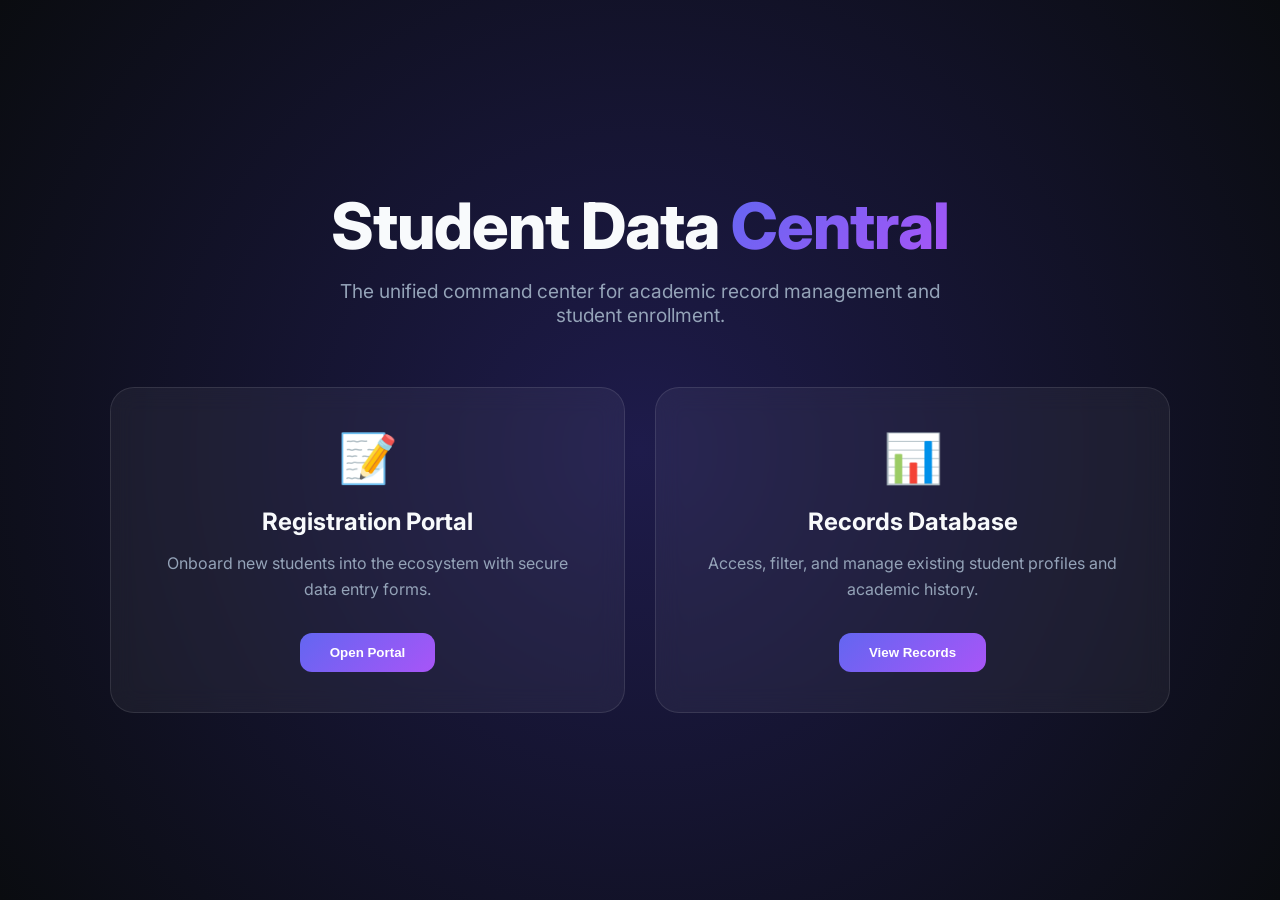
<file: index.html>
<!DOCTYPE html>
<html lang="en">
<head>
    <meta charset="UTF-8">
    <meta name="viewport" content="width=device-width, initial-scale=1.0">
    <title>Student Data Central | Management Hub</title>
    <link rel="stylesheet" href="style.css">
    <link href="https://fonts.googleapis.com/css2?family=Inter:wght@300;400;600;800&display=swap" rel="stylesheet">
</head>
<body>
    <div class="background-glow"></div>
    
    <main class="hub-container">
        <header class="hero-section">
            <h1 class="animate-fade-in">Student Data <span class="text-gradient">Central</span></h1>
            <p class="subtitle">The unified command center for academic record management and student enrollment.</p>
        </header>

        <section class="grid-container">
            <div class="card glass-effect" onclick="location.href='./Registration Page/index.html'">
                <div class="card-icon">📝</div>
                <h2>Registration Portal</h2>
                <p>Onboard new students into the ecosystem with secure data entry forms.</p>
                <button class="cta-button">Open Portal</button>
            </div>

            <div class="card glass-effect" onclick="location.href='./Records Fetch Page/index.html'">
                <div class="card-icon">📊</div>
                <h2>Records Database</h2>
                <p>Access, filter, and manage existing student profiles and academic history.</p>
                <button class="cta-button">View Records</button>
            </div>
        </section>
    </main>

    <script src="script.js"></script>
</body>
</html>
</file>
<file: style.css>
:root {
    --bg-color: #0a0c10;
    --card-bg: rgba(255, 255, 255, 0.05);
    --border-color: rgba(255, 255, 255, 0.1);
    --accent-gradient: linear-gradient(135deg, #6366f1 0%, #a855f7 100%);
    --text-primary: #f8fafc;
    --text-secondary: #94a3b8;
}

* {
    margin: 0;
    padding: 0;
    box-sizing: border-box;
}

body {
    font-family: 'Inter', sans-serif;
    background-color: var(--bg-color);
    color: var(--text-primary);
    overflow-x: hidden;
    min-height: 100vh;
    display: flex;
    justify-content: center;
    align-items: center;
}

/* Abstract Background Glow */
.background-glow {
    position: fixed;
    top: 0;
    left: 0;
    width: 100%;
    height: 100%;
    background: radial-gradient(circle at 50% 50%, #1e1b4b 0%, #0a0c10 100%);
    z-index: -1;
}

.hub-container {
    max-width: 1100px;
    width: 90%;
    padding: 40px 20px;
    text-align: center;
}

.hero-section {
    margin-bottom: 60px;
}

h1 {
    font-size: clamp(2.5rem, 5vw, 4rem);
    font-weight: 800;
    margin-bottom: 15px;
    letter-spacing: -1px;
}

.text-gradient {
    background: var(--accent-gradient);
    -webkit-background-clip: text;
    -webkit-text-fill-color: transparent;
}

.subtitle {
    color: var(--text-secondary);
    font-size: 1.2rem;
    max-width: 600px;
    margin: 0 auto;
}

/* Grid Layout */
.grid-container {
    display: grid;
    grid-template-columns: repeat(auto-fit, minmax(300px, 1fr));
    gap: 30px;
}

/* Glassmorphism Card */
.card {
    background: var(--card-bg);
    backdrop-filter: blur(12px);
    -webkit-backdrop-filter: blur(12px);
    border: 1px solid var(--border-color);
    border-radius: 24px;
    padding: 40px;
    cursor: pointer;
    transition: all 0.4s cubic-bezier(0.175, 0.885, 0.32, 1.275);
    display: flex;
    flex-direction: column;
    align-items: center;
}

.card:hover {
    transform: translateY(-10px);
    background: rgba(255, 255, 255, 0.08);
    border-color: rgba(99, 102, 241, 0.5);
    box-shadow: 0 20px 40px rgba(0, 0, 0, 0.4);
}

.card-icon {
    font-size: 3rem;
    margin-bottom: 20px;
}

.card h2 {
    margin-bottom: 15px;
    font-size: 1.5rem;
}

.card p {
    color: var(--text-secondary);
    line-height: 1.6;
    margin-bottom: 30px;
}

.cta-button {
    background: var(--accent-gradient);
    border: none;
    color: white;
    padding: 12px 30px;
    border-radius: 12px;
    font-weight: 600;
    cursor: pointer;
    transition: opacity 0.3s;
}

.card:hover .cta-button {
    box-shadow: 0 0 20px rgba(168, 85, 247, 0.4);
}

/* Animation */
@keyframes fadeIn {
    from { opacity: 0; transform: translateY(20px); }
    to { opacity: 1; transform: translateY(0); }
}

.animate-fade-in {
    animation: fadeIn 0.8s ease-out forwards;
}
</file>
